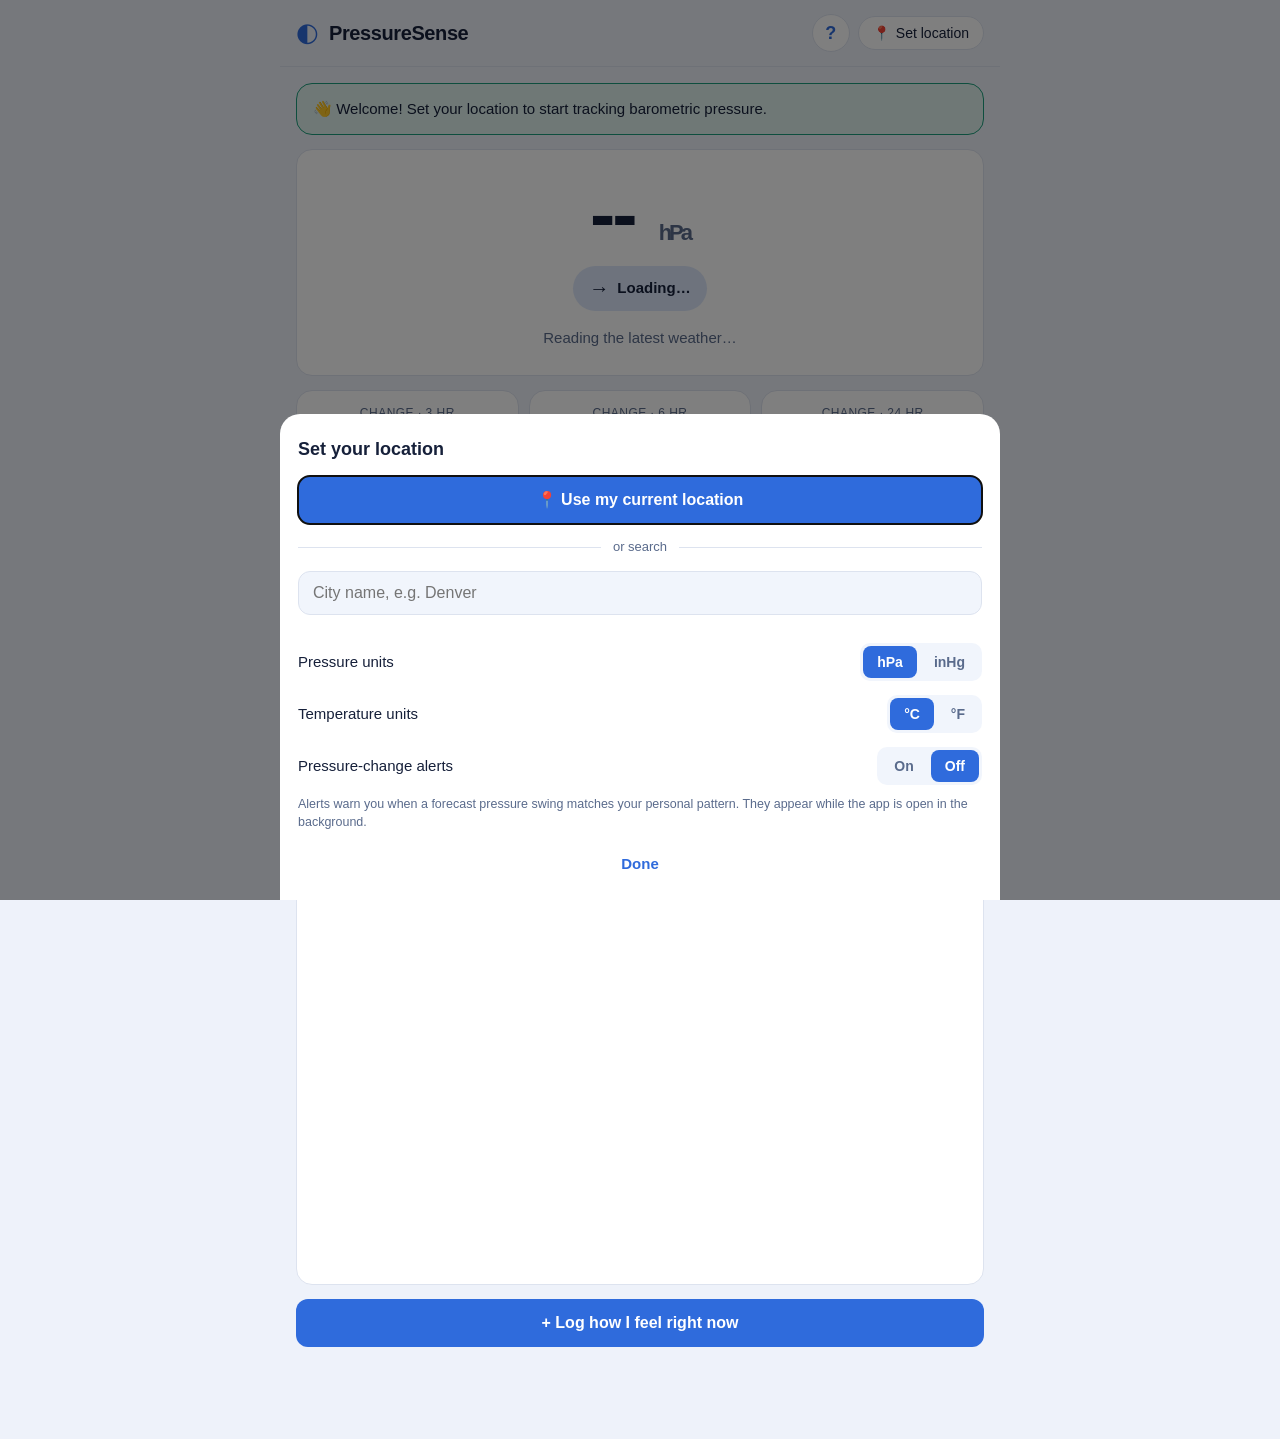
<file: index.html>
<!DOCTYPE html>
<html lang="en">
<head>
  <meta charset="UTF-8" />
  <meta name="viewport" content="width=device-width, initial-scale=1, viewport-fit=cover" />
  <meta name="theme-color" content="#1a2a4f" />
  <meta name="description" content="Track barometric pressure and weather to understand your vestibular, vertigo, and migraine symptoms." />
  <title>PressureSense — Weather &amp; Wellness</title>
  <link rel="manifest" href="manifest.webmanifest" />
  <link rel="icon" href="icons/icon.svg" type="image/svg+xml" />
  <link rel="apple-touch-icon" href="icons/icon-180.png" />
  <link rel="stylesheet" href="css/styles.css" />
</head>
<body>
  <a class="skip-link" href="#main">Skip to content</a>

  <header class="app-header">
    <div class="brand">
      <span class="brand-mark" aria-hidden="true">◐</span>
      <h1>PressureSense</h1>
    </div>
    <div class="header-actions">
      <a id="helpBtn" class="icon-btn" href="docs/PressureSense-Guide.html" target="_blank" rel="noopener"
         aria-label="How to use this app — opens the beginner's guide" title="How to use this app">?</a>
      <button id="locationBtn" class="location-btn" type="button" aria-label="Change location">
        <span class="location-icon" aria-hidden="true">📍</span>
        <span id="locationLabel">Set location</span>
      </button>
    </div>
  </header>

  <main id="main" tabindex="-1">
    <!-- NOW -->
    <section id="view-now" class="view" aria-label="Current conditions">
      <div id="alertBanner" class="alert-banner" hidden></div>

      <div class="card hero-card">
        <div class="hero-pressure">
          <div class="pressure-value">
            <span id="pressureNow">--</span>
            <span id="pressureUnit" class="unit">hPa</span>
          </div>
          <div id="pressureTrend" class="pressure-trend">
            <span id="trendArrow" class="trend-arrow" aria-hidden="true">→</span>
            <span id="trendText">Loading…</span>
          </div>
        </div>
        <p id="pressureMeaning" class="pressure-meaning">Reading the latest weather…</p>
      </div>

      <div class="stat-grid">
        <div class="card stat">
          <span class="stat-label">Change · 3 hr</span>
          <span id="change3h" class="stat-value">--</span>
        </div>
        <div class="card stat">
          <span class="stat-label">Change · 6 hr</span>
          <span id="change6h" class="stat-value">--</span>
        </div>
        <div class="card stat">
          <span class="stat-label">Change · 24 hr</span>
          <span id="change24h" class="stat-value">--</span>
        </div>
      </div>

      <div class="stat-grid">
        <div class="card stat">
          <span class="stat-label">Temperature</span>
          <span id="temp" class="stat-value">--</span>
        </div>
        <div class="card stat">
          <span class="stat-label">Humidity</span>
          <span id="humidity" class="stat-value">--</span>
        </div>
        <div class="card stat">
          <span class="stat-label">Conditions</span>
          <span id="conditions" class="stat-value sm">--</span>
        </div>
      </div>

      <div class="card aqi-card">
        <div class="aqi-head">
          <span class="card-title">Air quality</span>
          <span id="aqiValue" class="aqi-value">--</span>
        </div>
        <div class="aqi-meter"><span id="aqiBar" class="aqi-bar"></span></div>
        <div id="aqiLabel" class="aqi-label">Loading air quality…</div>
        <p id="aqiNote" class="aqi-note muted"></p>
        <div id="aqiPollutants" class="aqi-pollutants"></div>
      </div>

      <div class="card">
        <h2 class="card-title">What this could mean for you</h2>
        <p class="card-sub">Based on your current and forecasted conditions. General guidance, not medical advice.</p>
        <div class="outlook js-outlook"></div>
        <div class="symptom-watch js-symptom-watch"></div>
      </div>

      <div class="card">
        <h2 class="card-title">Pressure · last 24 hours</h2>
        <div class="chart-box"><canvas id="chartNow" class="chart" aria-label="Chart of barometric pressure over the last 24 hours"></canvas></div>
      </div>

      <button id="logNowBtn" class="primary-btn full" type="button">+ Log how I feel right now</button>
    </section>

    <!-- FORECAST -->
    <section id="view-forecast" class="view" aria-label="Pressure forecast" hidden>
      <div class="card">
        <h2 class="card-title">What this could mean for you</h2>
        <p class="card-sub">A detailed read of your current and forecasted conditions. General guidance, not medical advice.</p>
        <div class="outlook js-outlook"></div>
        <div class="symptom-watch js-symptom-watch"></div>
      </div>

      <div class="card">
        <h2 class="card-title">Pressure · next 48 hours</h2>
        <p class="card-sub">Watch for steep climbs or drops — rapid changes are the usual trigger.</p>
        <div class="chart-box"><canvas id="chartForecast" class="chart" aria-label="Chart of forecast barometric pressure"></canvas></div>
      </div>

      <div class="card">
        <h2 class="card-title">Hour-by-hour outlook</h2>
        <p class="card-sub">The next 48 hours in ~6-hour blocks, with how much the pressure changes across each.</p>
        <div id="forecastList" class="forecast-list"></div>
      </div>
    </section>

    <!-- LOG (landing) -->
    <section id="view-log" class="view" aria-label="Symptom log" hidden>
      <div class="card checkin-card">
        <h2 class="card-title">Today's check-in</h2>
        <p class="card-sub">A quick guided log — takes about 20 seconds. Here's what we'll ask:</p>
        <ol class="preview-list">
          <li><span class="pv-num">1</span> How are you feeling overall?</li>
          <li><span class="pv-num">2</span> Which symptoms, if any?</li>
          <li><span class="pv-num">3</span> What did you eat or drink?</li>
          <li><span class="pv-num">4</span> Environment &amp; stress factors</li>
          <li><span class="pv-num">5</span> When, where &amp; any notes</li>
        </ol>
        <div id="logSnapshot" class="log-snapshot">Reading current conditions…</div>
        <button id="startLogBtn" class="primary-btn full" type="button">Continue to fill out today's log →</button>
        <button id="quickGoodBtn" class="ghost-btn full" type="button">Or just log: feeling good ✓</button>
      </div>

      <div class="card">
        <div class="card-title-row">
          <h2 class="card-title">Your log</h2>
          <button id="exportBtn" class="text-btn" type="button">Export CSV</button>
        </div>
        <div id="logStats" class="log-stats"></div>
        <ul id="logList" class="log-list"></ul>
      </div>

      <div id="trashCard" class="card" hidden>
        <div class="card-title-row">
          <h2 class="card-title">Recently deleted</h2>
          <span class="muted trash-note">kept 30 days</span>
        </div>
        <ul id="trashList" class="log-list"></ul>
      </div>
    </section>

    <!-- TRENDS -->
    <section id="view-trends" class="view" aria-label="Trends" hidden>
      <div class="card">
        <h2 class="card-title">Your log over time</h2>
        <p class="card-sub">Every entry's severity (dots, taller = worse) with the pressure recorded at each (line). Spans your whole history.</p>
        <div class="chart-box"><canvas id="chartTrends" class="chart" aria-label="Timeline of logged symptom severity and recorded barometric pressure"></canvas></div>
      </div>
      <div id="insightCard" class="card insight"></div>
      <button id="downloadReportBtn" class="primary-btn full" type="button">⬇ Download full report (PDF)</button>
      <p class="report-hint muted">A detailed summary plus every logged entry with its weather — handy to share with a clinician.</p>
    </section>
  </main>

  <nav class="tabbar" aria-label="Main navigation">
    <button class="tab active" data-view="now" type="button"><span class="tab-icon" aria-hidden="true">◐</span>Now</button>
    <button class="tab" data-view="forecast" type="button"><span class="tab-icon" aria-hidden="true">📈</span>Forecast</button>
    <button class="tab" data-view="log" type="button"><span class="tab-icon" aria-hidden="true">📝</span>Log</button>
    <button class="tab" data-view="trends" type="button"><span class="tab-icon" aria-hidden="true">📊</span>Trends</button>
  </nav>

  <!-- Log check-in wizard (full-screen, step by step) -->
  <div id="logWizard" class="wizard" hidden aria-label="New log check-in" role="dialog" aria-modal="true">
    <header class="wizard-head">
      <div class="wizard-head-top">
        <button id="wizClose" class="wiz-x" type="button" aria-label="Close">✕</button>
        <span id="wizTitle" class="wiz-title">New check-in</span>
        <span id="wizStepLabel" class="wiz-step-label">1 / 3</span>
      </div>
      <div class="wizard-progress"><span id="wizBar" class="wizard-bar"></span></div>
    </header>

    <div class="wizard-body">
      <!-- Step 1: severity -->
      <section class="wiz-step" data-step="0">
        <h2 class="wiz-q">How are you feeling overall?</h2>
        <p class="wiz-hint">Pick the closest match.</p>
        <div id="wizSeverity" class="sev-options" role="radiogroup" aria-label="Severity"></div>
      </section>

      <!-- Step 2: symptoms -->
      <section class="wiz-step" data-step="1" hidden>
        <h2 class="wiz-q">Which symptoms, if any?</h2>
        <p class="wiz-hint">Tap all that apply — leave blank if none.</p>
        <div id="wizSymptoms" class="checklist"></div>
      </section>

      <!-- Step 3: diet -->
      <section class="wiz-step" data-step="2" hidden>
        <h2 class="wiz-q">What did you eat or drink?</h2>
        <p class="wiz-hint">Some foods — especially high-histamine ones and allergens — can flare symptoms. Tap any you had; add specifics below.</p>
        <div id="wizFoods" class="checklist"></div>
        <label class="field-label" for="wizDietNote">Specific foods or drinks <span class="muted">(optional)</span></label>
        <textarea id="wizDietNote" rows="2" placeholder="e.g. aged cheddar, red wine, leftover curry"></textarea>
      </section>

      <!-- Step 4: environment + stress -->
      <section class="wiz-step" data-step="3" hidden>
        <h2 class="wiz-q">Environment &amp; stress</h2>
        <p class="wiz-hint">Allergens, air quality, and strain can all set off symptoms. Tap any that applied.</p>
        <div class="wiz-group-label">Airborne &amp; environmental</div>
        <div id="wizEnv" class="checklist"></div>
        <div class="wiz-group-label">Stress &amp; strain</div>
        <div id="wizStress" class="checklist"></div>
      </section>

      <!-- Step 5: when + where + notes + review -->
      <section class="wiz-step" data-step="4" hidden>
        <h2 class="wiz-q">When and where?</h2>
        <p class="wiz-hint">Defaults to now and your saved location — change either to log an earlier day or a different place.</p>

        <label class="field-label">Location</label>
        <button id="wizLocBtn" class="wiz-loc" type="button">
          <span id="wizLocName">—</span><span class="wiz-loc-edit">Change ▾</span>
        </button>
        <div id="wizLocSearch" class="wiz-loc-search" hidden>
          <input id="wizCitySearch" type="search" placeholder="Search a city…" autocomplete="off" />
          <ul id="wizCityResults" class="city-results"></ul>
          <button id="wizUseSaved" class="text-btn" type="button">Use my saved location</button>
        </div>

        <label class="field-label" for="wizWhen">Date &amp; time</label>
        <input id="wizWhen" type="datetime-local" class="wiz-when" />

        <label class="field-label" for="wizNote">Anything worth noting? <span class="muted">(optional)</span></label>
        <textarea id="wizNote" rows="3" placeholder="e.g. dizzy after lunch, took medication at 2pm"></textarea>

        <div class="wiz-review">
          <div class="wiz-review-title">Conditions that will be saved with this entry:</div>
          <div id="wizSnapshot" class="log-snapshot"></div>
        </div>
      </section>
    </div>

    <footer class="wizard-foot">
      <button id="wizBack" class="ghost-btn" type="button">Back</button>
      <button id="wizNext" class="primary-btn grow" type="button">Next</button>
    </footer>
  </div>

  <!-- Confirmation dialog (delete, etc.) -->
  <dialog id="confirmDialog" class="dialog confirm-dialog">
    <div class="dialog-body">
      <h2 id="confirmTitle">Are you sure?</h2>
      <p id="confirmBody" class="muted"></p>
      <div class="confirm-actions">
        <button id="confirmCancel" class="ghost-btn grow" type="button">Cancel</button>
        <button id="confirmOk" class="primary-btn grow danger" type="button">Delete</button>
      </div>
    </div>
  </dialog>

  <!-- Location dialog -->
  <dialog id="locationDialog" class="dialog">
    <form method="dialog" class="dialog-body">
      <h2>Set your location</h2>
      <button id="useGpsBtn" class="primary-btn full" type="button">📍 Use my current location</button>
      <div class="divider"><span>or search</span></div>
      <input id="citySearch" type="search" placeholder="City name, e.g. Denver" autocomplete="off" />
      <ul id="cityResults" class="city-results"></ul>

      <div class="settings-row">
        <span>Pressure units</span>
        <div class="seg" role="group" aria-label="Pressure units">
          <button type="button" class="seg-btn" data-unit="hPa">hPa</button>
          <button type="button" class="seg-btn" data-unit="inHg">inHg</button>
        </div>
      </div>
      <div class="settings-row">
        <span>Temperature units</span>
        <div class="seg" role="group" aria-label="Temperature units">
          <button type="button" class="seg-btn" data-tunit="C">°C</button>
          <button type="button" class="seg-btn" data-tunit="F">°F</button>
        </div>
      </div>
      <div class="settings-row">
        <span>Pressure-change alerts</span>
        <div class="seg" role="group" aria-label="Pressure-change alerts">
          <button type="button" class="seg-btn" data-notify="on">On</button>
          <button type="button" class="seg-btn" data-notify="off">Off</button>
        </div>
      </div>
      <p class="settings-note muted">Alerts warn you when a forecast pressure swing matches your personal pattern. They appear while the app is open in the background.</p>

      <button class="text-btn close-btn" value="close" type="submit">Done</button>
    </form>
  </dialog>

  <div id="toast" class="toast" role="status" aria-live="polite" hidden></div>

  <script src="js/config.js"></script>
  <script src="js/storage.js"></script>
  <script src="js/weather.js"></script>
  <script src="js/charts.js"></script>
  <script src="js/report.js"></script>
  <script src="js/app.js"></script>
</body>
</html>
</file>
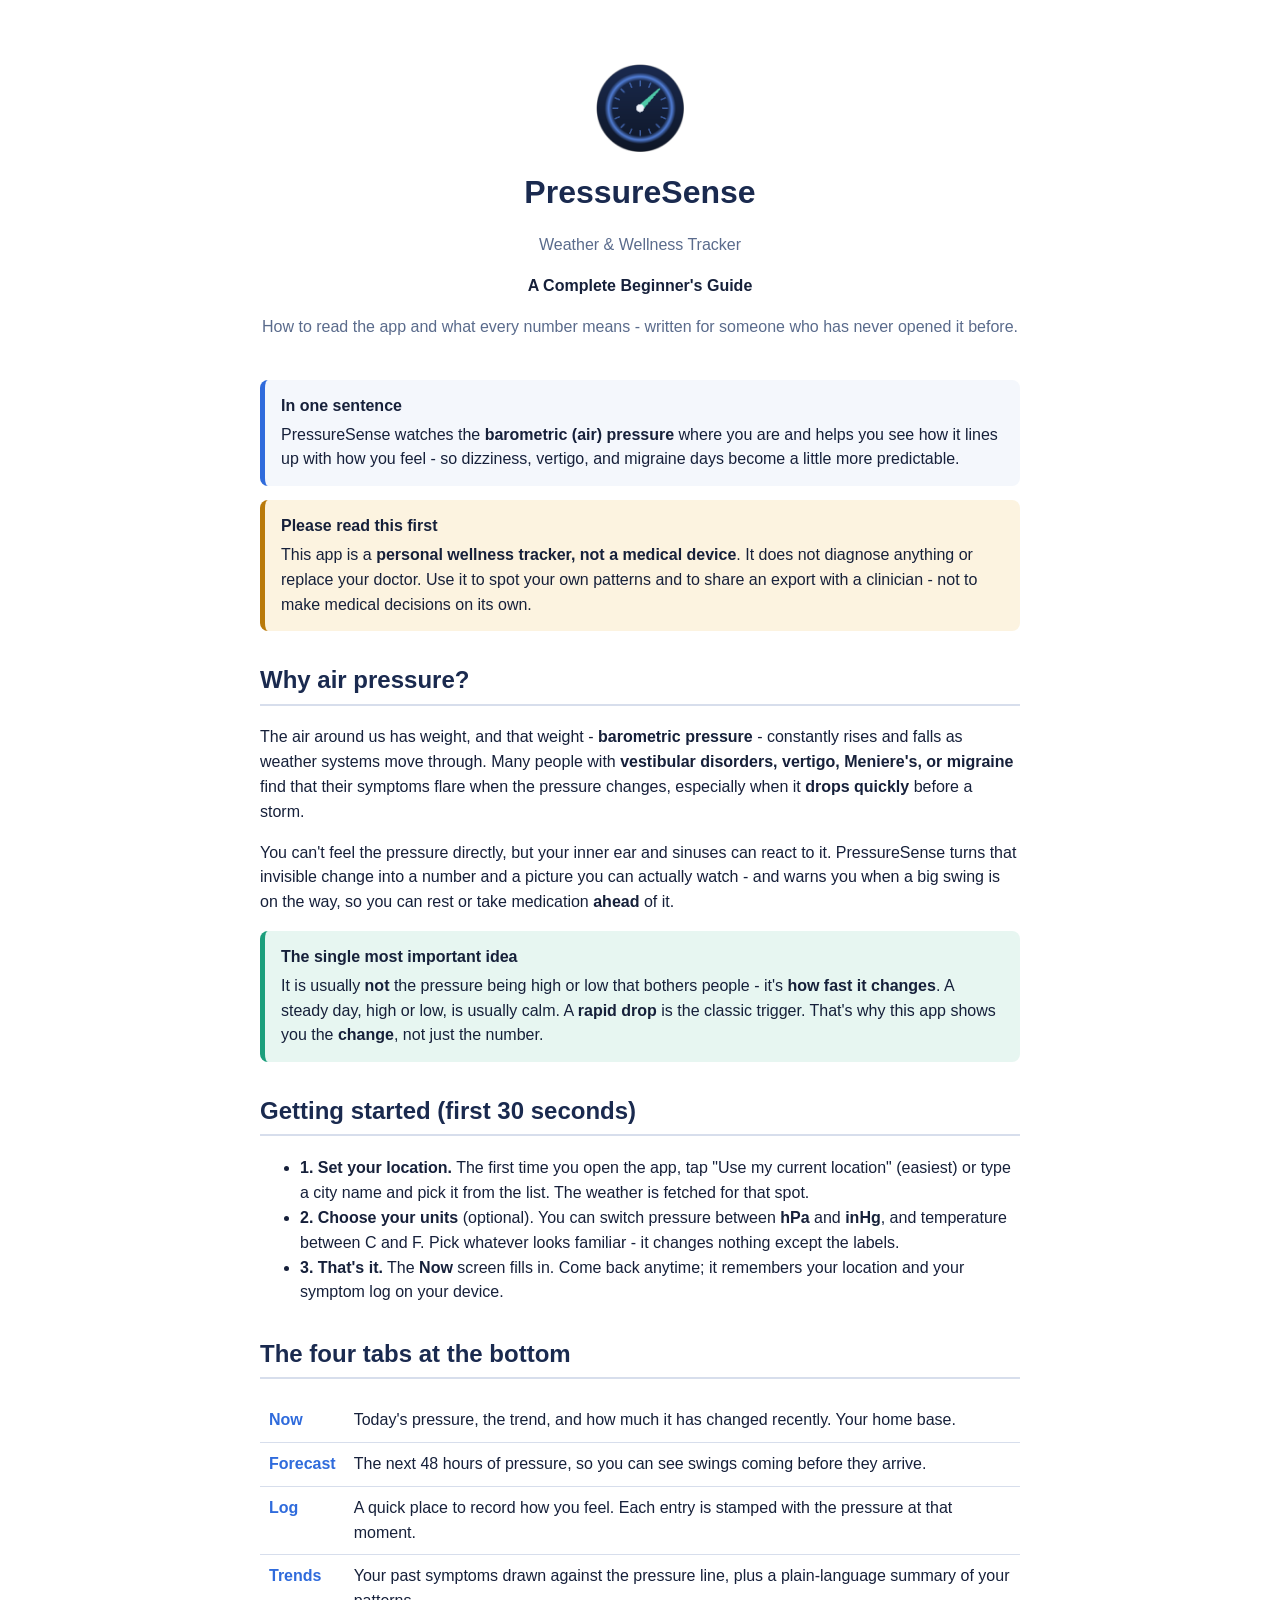
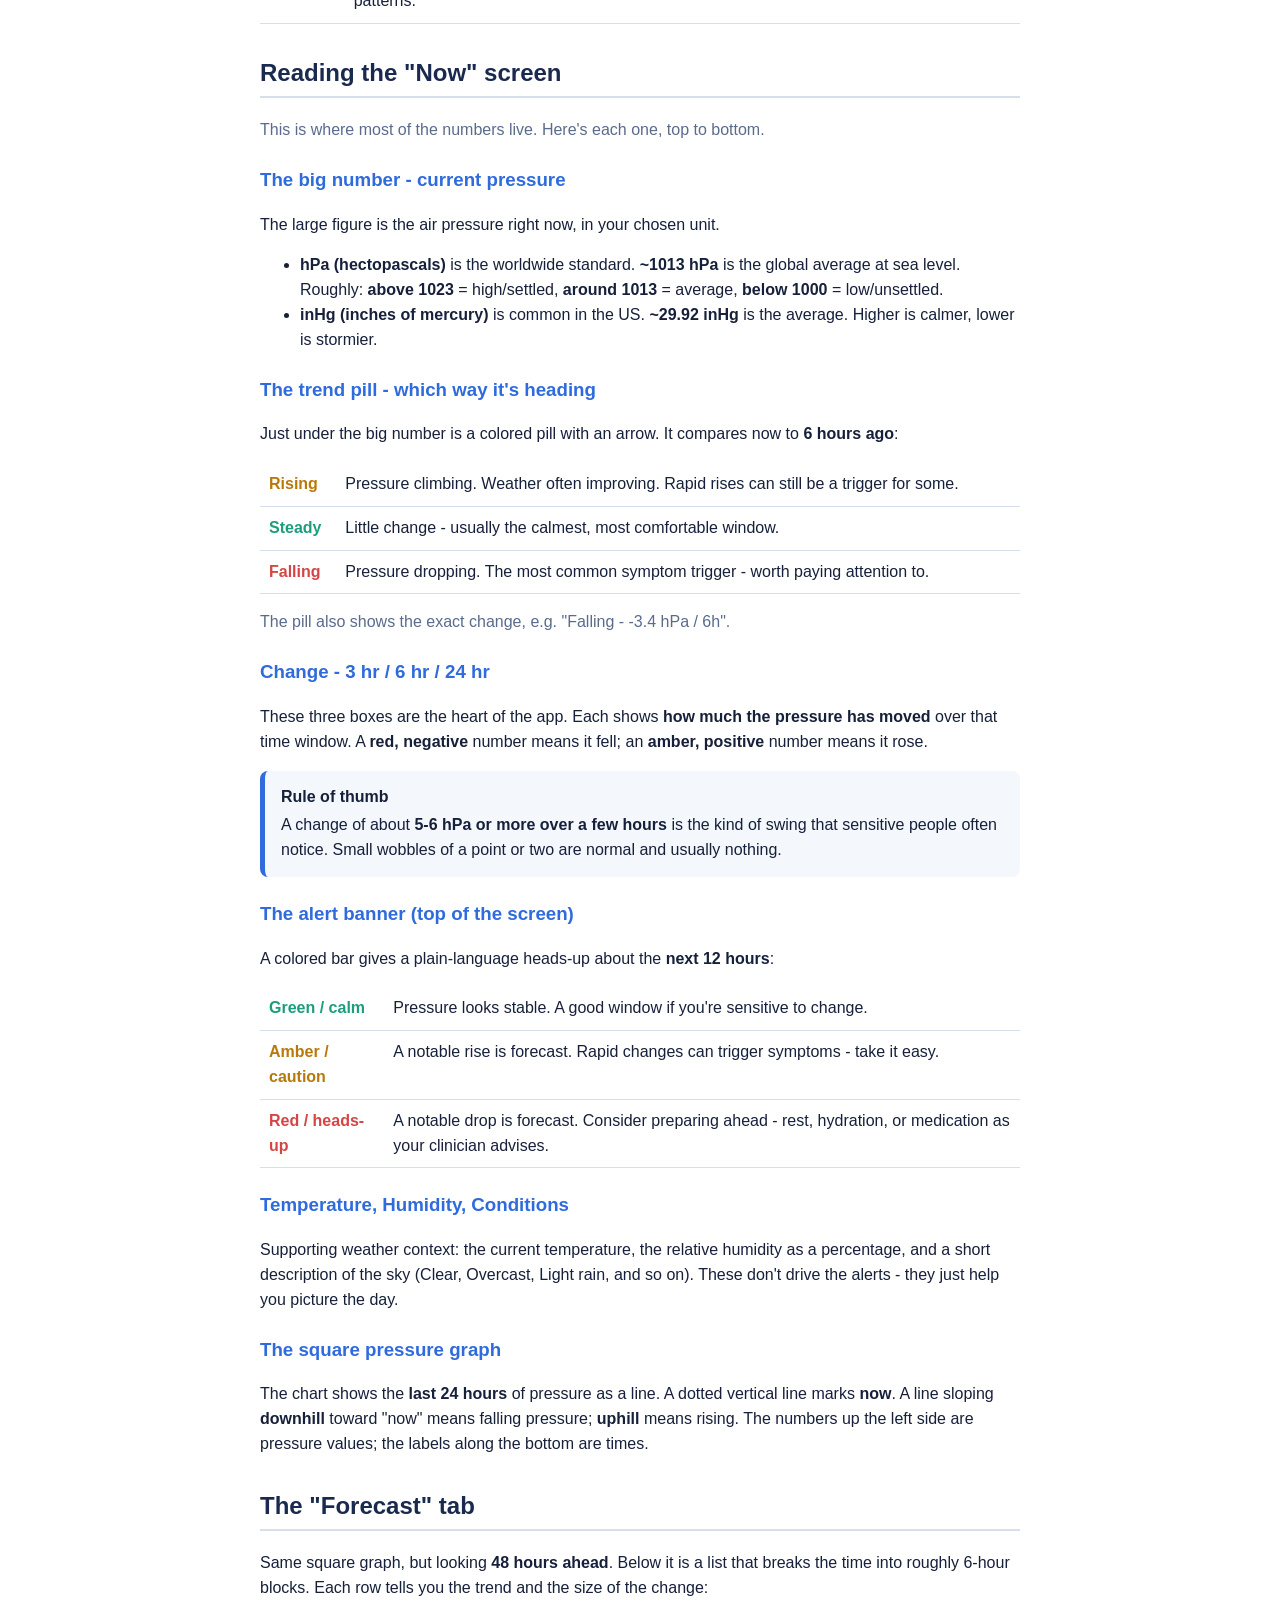
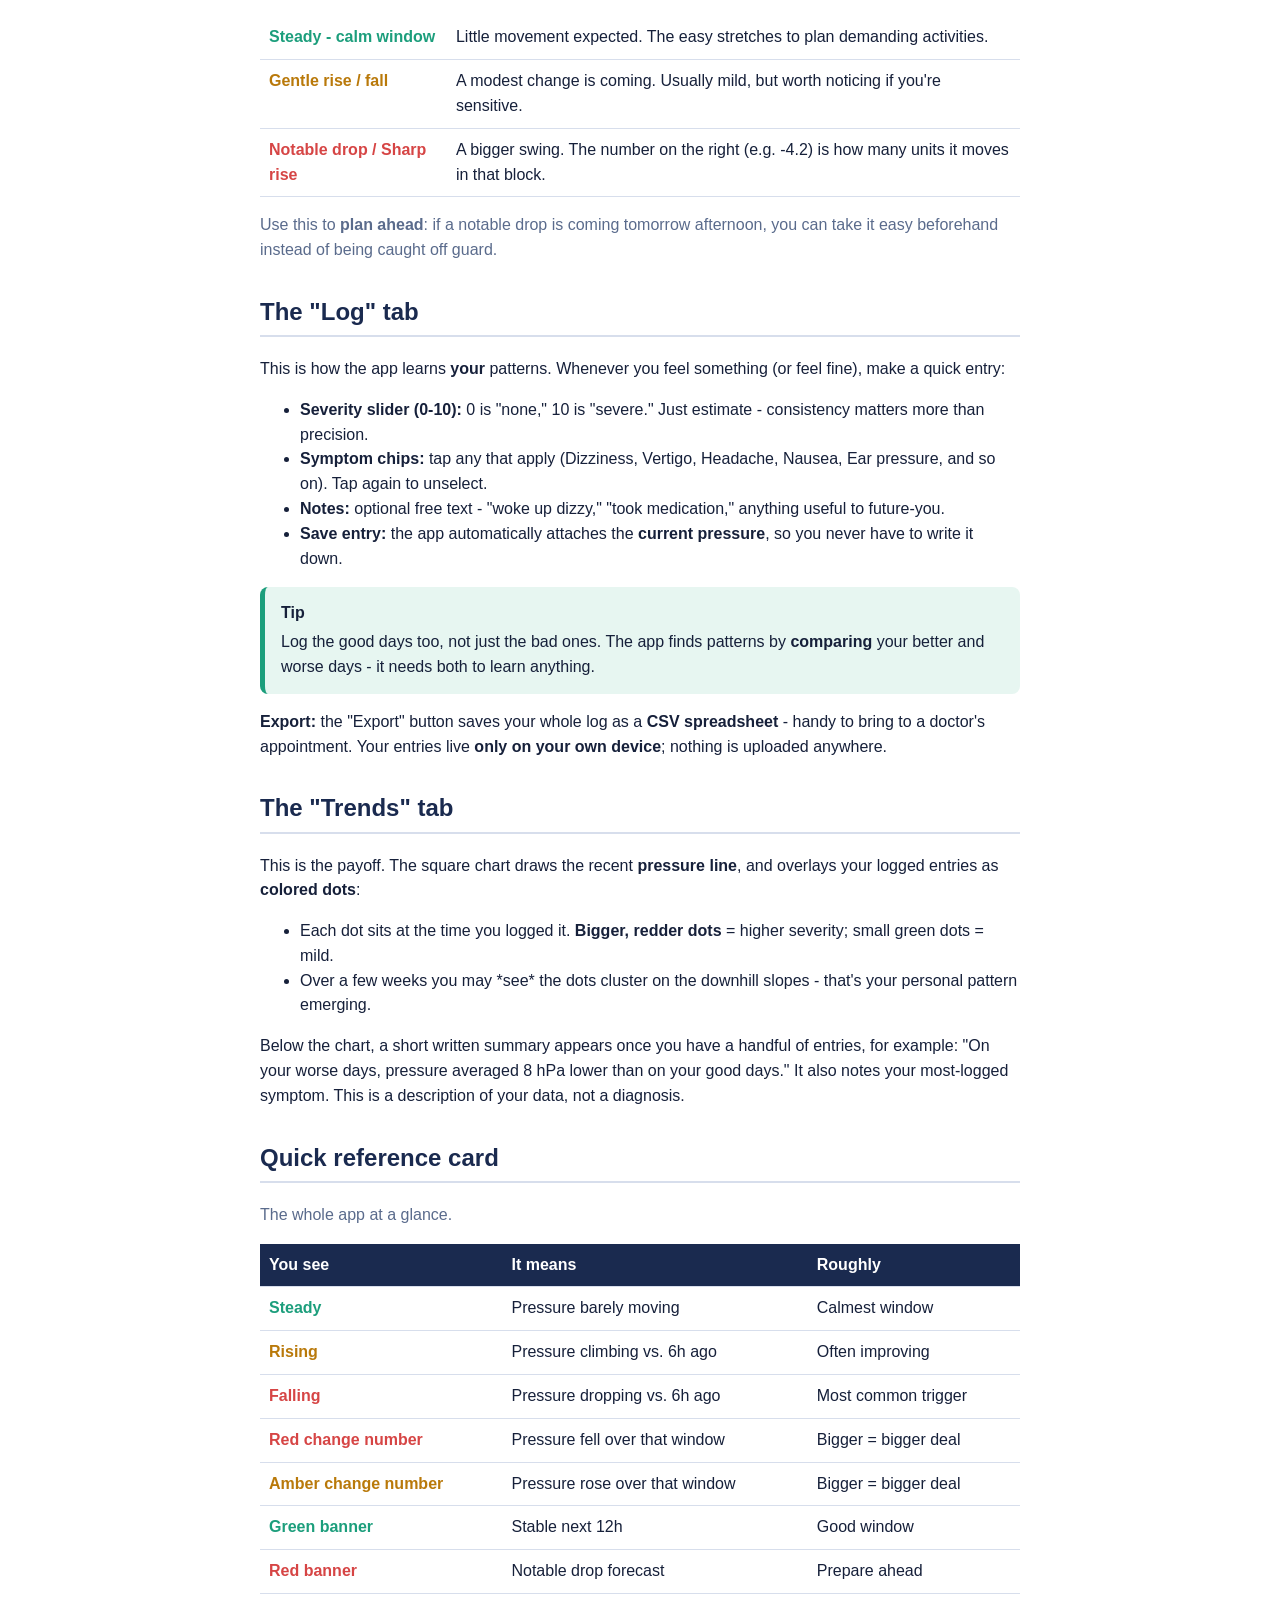
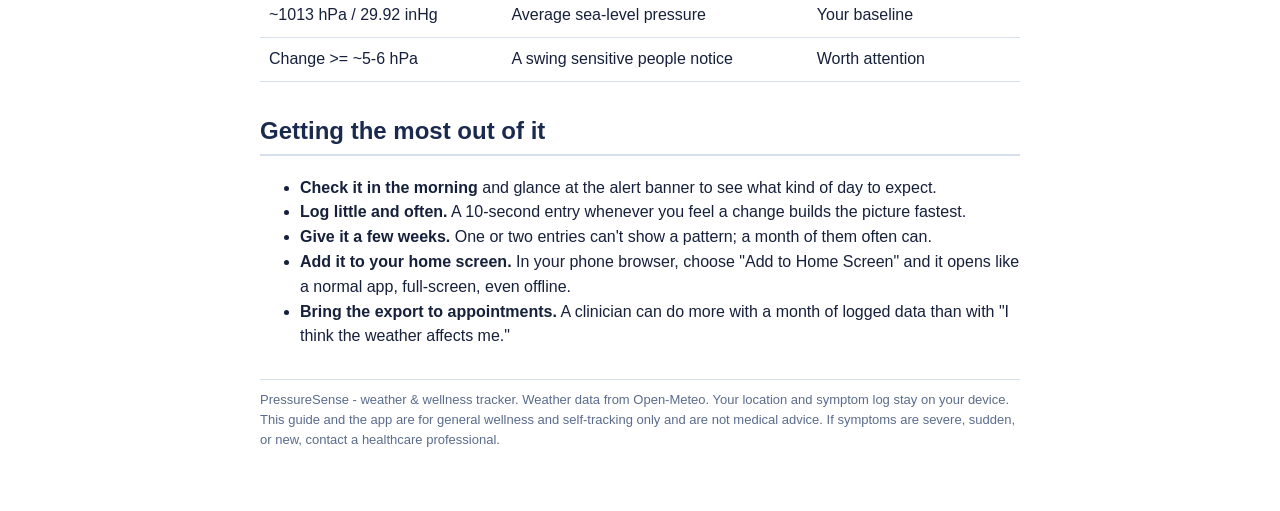
<file: docs/PressureSense-Guide.html>
<!DOCTYPE html><html lang="en"><head><meta charset="utf-8"/>
<meta name="viewport" content="width=device-width, initial-scale=1"/>
<title>PressureSense - Beginner's Guide</title><style>
body{font-family:-apple-system,BlinkMacSystemFont,'Segoe UI',Roboto,Arial,sans-serif;color:rgb(22,32,58);max-width:760px;margin:0 auto;padding:24px 18px 60px;line-height:1.55;}
h2{color:rgb(26,42,79);border-bottom:2px solid rgb(215,222,236);padding-bottom:5px;margin-top:30px;}
h3{color:rgb(47,107,220);margin-top:22px;}
.cover{text-align:center;padding:40px 0 10px;}.cover img{width:88px;height:88px;}
.cover h1{color:rgb(26,42,79);margin:8px 0 0;font-size:32px;}
.dim{color:rgb(90,107,140);}
.box{border-radius:8px;padding:14px 16px;margin:14px 0;border-left:5px solid;}
.box b{color:inherit;}
table{width:100%;border-collapse:collapse;margin:14px 0;}
td,th{border-bottom:1px solid rgb(215,222,236);padding:9px;text-align:left;vertical-align:top;}
th{background:rgb(26,42,79);color:#fff;}
.footer{margin-top:30px;border-top:1px solid rgb(215,222,236);padding-top:10px;color:rgb(90,107,140);font-size:13px;}
</style></head><body><div class="cover"><img src="[data-uri]" alt="icon"/>
        <h1>PressureSense</h1><p class="dim">Weather &amp; Wellness Tracker</p>
        <p><b>A Complete Beginner's Guide</b></p>
        <p class="dim">How to read the app and what every number means - written for someone who has never opened it before.</p></div><div class="box" style="background:rgb(244,247,252);border-left-color:rgb(47,107,220);">
        <p style="margin:0 0 4px;"><b>In one sentence</b></p><p style="margin:0;">PressureSense watches the <b>barometric (air) pressure</b> where you are and helps you see how it lines up with how you feel - so dizziness, vertigo, and migraine days become a little more predictable.</p></div><div class="box" style="background:rgb(252,243,224);border-left-color:rgb(185,121,10);">
        <p style="margin:0 0 4px;"><b>Please read this first</b></p><p style="margin:0;">This app is a <b>personal wellness tracker, not a medical device</b>. It does not diagnose anything or replace your doctor. Use it to spot your own patterns and to share an export with a clinician - not to make medical decisions on its own.</p></div><h2>Why air pressure?</h2><p class="">The air around us has weight, and that weight - <b>barometric pressure</b> - constantly rises and falls as weather systems move through. Many people with <b>vestibular disorders, vertigo, Meniere's, or migraine</b> find that their symptoms flare when the pressure changes, especially when it <b>drops quickly</b> before a storm.</p><p class="">You can't feel the pressure directly, but your inner ear and sinuses can react to it. PressureSense turns that invisible change into a number and a picture you can actually watch - and warns you when a big swing is on the way, so you can rest or take medication <b>ahead</b> of it.</p><div class="box" style="background:rgb(231,246,241);border-left-color:rgb(28,158,124);">
        <p style="margin:0 0 4px;"><b>The single most important idea</b></p><p style="margin:0;">It is usually <b>not</b> the pressure being high or low that bothers people - it's <b>how fast it changes</b>. A steady day, high or low, is usually calm. A <b>rapid drop</b> is the classic trigger. That's why this app shows you the <b>change</b>, not just the number.</p></div><h2>Getting started (first 30 seconds)</h2><ul><li><b>1. Set your location.</b> The first time you open the app, tap "Use my current location" (easiest) or type a city name and pick it from the list. The weather is fetched for that spot.</li><li><b>2. Choose your units</b> (optional). You can switch pressure between <b>hPa</b> and <b>inHg</b>, and temperature between C and F. Pick whatever looks familiar - it changes nothing except the labels.</li><li><b>3. That's it.</b> The <b>Now</b> screen fills in. Come back anytime; it remembers your location and your symptom log on your device.</li></ul><h2>The four tabs at the bottom</h2><table><tr><td style="color:rgb(47,107,220);font-weight:bold;">Now</td><td style="">Today's pressure, the trend, and how much it has changed recently. Your home base.</td></tr><tr><td style="color:rgb(47,107,220);font-weight:bold;">Forecast</td><td style="">The next 48 hours of pressure, so you can see swings coming before they arrive.</td></tr><tr><td style="color:rgb(47,107,220);font-weight:bold;">Log</td><td style="">A quick place to record how you feel. Each entry is stamped with the pressure at that moment.</td></tr><tr><td style="color:rgb(47,107,220);font-weight:bold;">Trends</td><td style="">Your past symptoms drawn against the pressure line, plus a plain-language summary of your patterns.</td></tr></table><h2>Reading the "Now" screen</h2><p class="dim">This is where most of the numbers live. Here's each one, top to bottom.</p><h3>The big number - current pressure</h3><p class="">The large figure is the air pressure right now, in your chosen unit.</p><ul><li><b>hPa (hectopascals)</b> is the worldwide standard. <b>~1013 hPa</b> is the global average at sea level. Roughly: <b>above 1023</b> = high/settled, <b>around 1013</b> = average, <b>below 1000</b> = low/unsettled.</li><li><b>inHg (inches of mercury)</b> is common in the US. <b>~29.92 inHg</b> is the average. Higher is calmer, lower is stormier.</li></ul><h3>The trend pill - which way it's heading</h3><p class="">Just under the big number is a colored pill with an arrow. It compares now to <b>6 hours ago</b>:</p><table><tr><td style="color:rgb(185,121,10);font-weight:bold;">Rising</td><td style="">Pressure climbing. Weather often improving. Rapid rises can still be a trigger for some.</td></tr><tr><td style="color:rgb(28,158,124);font-weight:bold;">Steady</td><td style="">Little change - usually the calmest, most comfortable window.</td></tr><tr><td style="color:rgb(214,69,69);font-weight:bold;">Falling</td><td style="">Pressure dropping. The most common symptom trigger - worth paying attention to.</td></tr></table><p class="dim">The pill also shows the exact change, e.g. "Falling - -3.4 hPa / 6h".</p><h3>Change - 3 hr / 6 hr / 24 hr</h3><p class="">These three boxes are the heart of the app. Each shows <b>how much the pressure has moved</b> over that time window. A <b>red, negative</b> number means it fell; an <b>amber, positive</b> number means it rose.</p><div class="box" style="background:rgb(244,247,252);border-left-color:rgb(47,107,220);">
        <p style="margin:0 0 4px;"><b>Rule of thumb</b></p><p style="margin:0;">A change of about <b>5-6 hPa or more over a few hours</b> is the kind of swing that sensitive people often notice. Small wobbles of a point or two are normal and usually nothing.</p></div><h3>The alert banner (top of the screen)</h3><p class="">A colored bar gives a plain-language heads-up about the <b>next 12 hours</b>:</p><table><tr><td style="color:rgb(28,158,124);font-weight:bold;">Green / calm</td><td style="">Pressure looks stable. A good window if you're sensitive to change.</td></tr><tr><td style="color:rgb(185,121,10);font-weight:bold;">Amber / caution</td><td style="">A notable rise is forecast. Rapid changes can trigger symptoms - take it easy.</td></tr><tr><td style="color:rgb(214,69,69);font-weight:bold;">Red / heads-up</td><td style="">A notable drop is forecast. Consider preparing ahead - rest, hydration, or medication as your clinician advises.</td></tr></table><h3>Temperature, Humidity, Conditions</h3><p class="">Supporting weather context: the current temperature, the relative humidity as a percentage, and a short description of the sky (Clear, Overcast, Light rain, and so on). These don't drive the alerts - they just help you picture the day.</p><h3>The square pressure graph</h3><p class="">The chart shows the <b>last 24 hours</b> of pressure as a line. A dotted vertical line marks <b>now</b>. A line sloping <b>downhill</b> toward "now" means falling pressure; <b>uphill</b> means rising. The numbers up the left side are pressure values; the labels along the bottom are times.</p><h2>The "Forecast" tab</h2><p class="">Same square graph, but looking <b>48 hours ahead</b>. Below it is a list that breaks the time into roughly 6-hour blocks. Each row tells you the trend and the size of the change:</p><table><tr><td style="color:rgb(28,158,124);font-weight:bold;">Steady - calm window</td><td style="">Little movement expected. The easy stretches to plan demanding activities.</td></tr><tr><td style="color:rgb(185,121,10);font-weight:bold;">Gentle rise / fall</td><td style="">A modest change is coming. Usually mild, but worth noticing if you're sensitive.</td></tr><tr><td style="color:rgb(214,69,69);font-weight:bold;">Notable drop / Sharp rise</td><td style="">A bigger swing. The number on the right (e.g. -4.2) is how many units it moves in that block.</td></tr></table><p class="dim">Use this to <b>plan ahead</b>: if a notable drop is coming tomorrow afternoon, you can take it easy beforehand instead of being caught off guard.</p><h2>The "Log" tab</h2><p class="">This is how the app learns <b>your</b> patterns. Whenever you feel something (or feel fine), make a quick entry:</p><ul><li><b>Severity slider (0-10):</b> 0 is "none," 10 is "severe." Just estimate - consistency matters more than precision.</li><li><b>Symptom chips:</b> tap any that apply (Dizziness, Vertigo, Headache, Nausea, Ear pressure, and so on). Tap again to unselect.</li><li><b>Notes:</b> optional free text - "woke up dizzy," "took medication," anything useful to future-you.</li><li><b>Save entry:</b> the app automatically attaches the <b>current pressure</b>, so you never have to write it down.</li></ul><div class="box" style="background:rgb(231,246,241);border-left-color:rgb(28,158,124);">
        <p style="margin:0 0 4px;"><b>Tip</b></p><p style="margin:0;">Log the good days too, not just the bad ones. The app finds patterns by <b>comparing</b> your better and worse days - it needs both to learn anything.</p></div><p class=""><b>Export:</b> the "Export" button saves your whole log as a <b>CSV spreadsheet</b> - handy to bring to a doctor's appointment. Your entries live <b>only on your own device</b>; nothing is uploaded anywhere.</p><h2>The "Trends" tab</h2><p class="">This is the payoff. The square chart draws the recent <b>pressure line</b>, and overlays your logged entries as <b>colored dots</b>:</p><ul><li>Each dot sits at the time you logged it. <b>Bigger, redder dots</b> = higher severity; small green dots = mild.</li><li>Over a few weeks you may *see* the dots cluster on the downhill slopes - that's your personal pattern emerging.</li></ul><p class="">Below the chart, a short written summary appears once you have a handful of entries, for example: "On your worse days, pressure averaged 8 hPa lower than on your good days." It also notes your most-logged symptom. This is a description of your data, not a diagnosis.</p><h2>Quick reference card</h2><p class="dim">The whole app at a glance.</p><table><tr><th>You see</th><th>It means</th><th>Roughly</th></tr><tr><td style="color:rgb(28,158,124);font-weight:bold;">Steady</td><td style="">Pressure barely moving</td><td style="">Calmest window</td></tr><tr><td style="color:rgb(185,121,10);font-weight:bold;">Rising</td><td style="">Pressure climbing vs. 6h ago</td><td style="">Often improving</td></tr><tr><td style="color:rgb(214,69,69);font-weight:bold;">Falling</td><td style="">Pressure dropping vs. 6h ago</td><td style="">Most common trigger</td></tr><tr><td style="color:rgb(214,69,69);font-weight:bold;">Red change number</td><td style="">Pressure fell over that window</td><td style="">Bigger = bigger deal</td></tr><tr><td style="color:rgb(185,121,10);font-weight:bold;">Amber change number</td><td style="">Pressure rose over that window</td><td style="">Bigger = bigger deal</td></tr><tr><td style="color:rgb(28,158,124);font-weight:bold;">Green banner</td><td style="">Stable next 12h</td><td style="">Good window</td></tr><tr><td style="color:rgb(214,69,69);font-weight:bold;">Red banner</td><td style="">Notable drop forecast</td><td style="">Prepare ahead</td></tr><tr><td style="">~1013 hPa / 29.92 inHg</td><td style="">Average sea-level pressure</td><td style="">Your baseline</td></tr><tr><td style="">Change &gt;= ~5-6 hPa</td><td style="">A swing sensitive people notice</td><td style="">Worth attention</td></tr></table><h2>Getting the most out of it</h2><ul><li><b>Check it in the morning</b> and glance at the alert banner to see what kind of day to expect.</li><li><b>Log little and often.</b> A 10-second entry whenever you feel a change builds the picture fastest.</li><li><b>Give it a few weeks.</b> One or two entries can't show a pattern; a month of them often can.</li><li><b>Add it to your home screen.</b> In your phone browser, choose "Add to Home Screen" and it opens like a normal app, full-screen, even offline.</li><li><b>Bring the export to appointments.</b> A clinician can do more with a month of logged data than with "I think the weather affects me."</li></ul><div class="footer">PressureSense - weather &amp; wellness tracker. Weather data from Open-Meteo. Your location and symptom log stay on your device. This guide and the app are for general wellness and self-tracking only and are not medical advice. If symptoms are severe, sudden, or new, contact a healthcare professional.</div></body></html>
</file>
<file: css/styles.css>
:root {
  --bg: #0e1626;
  --bg-elev: #18233b;
  --card: #1d2942;
  --card-2: #24324f;
  --text: #eef2fb;
  --text-dim: #9fb0d0;
  --accent: #5b8def;
  --accent-soft: #2a3c63;
  --good: #4ec9a8;
  --warn: #f2b441;
  --bad: #ef6f6f;
  --line: #2c3a5a;
  --radius: 16px;
  --safe-b: env(safe-area-inset-bottom, 0px);
  --tabbar-h: 64px;
}

@media (prefers-color-scheme: light) {
  :root {
    --bg: #eef2fa;
    --bg-elev: #ffffff;
    --card: #ffffff;
    --card-2: #f1f5fc;
    --text: #16203a;
    --text-dim: #5a6b8c;
    --accent: #2f6bdc;
    --accent-soft: #dde8fc;
    --good: #1c9e7c;
    --warn: #c4830a;
    --bad: #d64545;
    --line: #dde3ef;
  }
}

* { box-sizing: border-box; }

html, body {
  margin: 0;
  padding: 0;
  background: var(--bg);
  color: var(--text);
  font-family: -apple-system, BlinkMacSystemFont, "Segoe UI", Roboto, Helvetica, Arial, sans-serif;
  font-size: 17px;
  line-height: 1.45;
  -webkit-font-smoothing: antialiased;
}

body {
  max-width: 720px;
  margin: 0 auto;
  min-height: 100vh;
  padding-bottom: calc(var(--tabbar-h) + var(--safe-b) + 12px);
}

h1, h2 { margin: 0; }

.skip-link {
  position: absolute;
  left: -999px;
}
.skip-link:focus {
  left: 12px; top: 12px; z-index: 100;
  background: var(--accent); color: #fff;
  padding: 10px 14px; border-radius: 10px;
}

/* Header */
.app-header {
  position: sticky;
  top: 0;
  z-index: 20;
  display: flex;
  align-items: center;
  justify-content: space-between;
  gap: 12px;
  padding: 14px 16px calc(14px + env(safe-area-inset-top, 0px));
  padding-top: max(14px, env(safe-area-inset-top, 0px));
  background: color-mix(in srgb, var(--bg) 88%, transparent);
  backdrop-filter: blur(10px);
  border-bottom: 1px solid var(--line);
}
.brand { display: flex; align-items: center; gap: 10px; }
.brand-mark { font-size: 26px; color: var(--accent); }
.brand h1 { font-size: 20px; font-weight: 700; letter-spacing: -0.02em; }

.header-actions { display: flex; align-items: center; gap: 8px; min-width: 0; }
.location-btn {
  display: flex; align-items: center; gap: 6px;
  background: var(--card); color: var(--text);
  border: 1px solid var(--line); border-radius: 999px;
  padding: 8px 14px; font-size: 14px; cursor: pointer;
  max-width: 42vw;
}
.location-btn span:last-child { overflow: hidden; text-overflow: ellipsis; white-space: nowrap; }

.icon-btn {
  flex: none;
  display: inline-flex; align-items: center; justify-content: center;
  width: 38px; height: 38px; border-radius: 999px;
  background: var(--card); color: var(--accent);
  border: 1px solid var(--line);
  font-size: 18px; font-weight: 700; text-decoration: none; cursor: pointer;
}
.icon-btn:active { transform: translateY(1px); }

/* Views */
main { padding: 16px; }
.view { display: flex; flex-direction: column; gap: 14px; }
/* Author `.view { display:flex }` overrides the UA `[hidden]` rule, so hide
   explicitly — this is what makes tab switching actually work. */
.view[hidden] { display: none; }

.card {
  background: var(--card);
  border: 1px solid var(--line);
  border-radius: var(--radius);
  padding: 18px;
}
.card-title { font-size: 16px; font-weight: 600; margin-bottom: 4px; }
.card-title-row { display: flex; align-items: center; justify-content: space-between; }
.card-sub { color: var(--text-dim); font-size: 14px; margin: 4px 0 12px; }

/* Hero */
.hero-card { text-align: center; padding: 26px 18px; }
.pressure-value { font-size: 64px; font-weight: 800; letter-spacing: -0.04em; line-height: 1; }
.pressure-value .unit { font-size: 22px; font-weight: 600; color: var(--text-dim); margin-left: 6px; }
.pressure-trend {
  display: inline-flex; align-items: center; gap: 8px;
  margin-top: 14px; padding: 8px 16px; border-radius: 999px;
  background: var(--accent-soft); font-weight: 600; font-size: 15px;
}
.trend-arrow { font-size: 20px; }
.pressure-meaning { color: var(--text-dim); margin: 16px auto 0; max-width: 34ch; font-size: 15px; }

.trend-up .trend-arrow, .trend-up { color: var(--warn); }
.trend-down .trend-arrow { color: var(--bad); }
.trend-steady .trend-arrow { color: var(--good); }

/* Stat grid */
.stat-grid { display: grid; grid-template-columns: repeat(3, 1fr); gap: 10px; }
.stat { padding: 14px; display: flex; flex-direction: column; gap: 6px; text-align: center; }
.stat-label { font-size: 12px; color: var(--text-dim); text-transform: uppercase; letter-spacing: 0.04em; }
.stat-value { font-size: 22px; font-weight: 700; }
.stat-value.sm { font-size: 15px; font-weight: 600; }
.stat-value.rising { color: var(--warn); }
.stat-value.falling { color: var(--bad); }
.stat-value.steady { color: var(--good); }

/* Alert */
.alert-banner {
  border-radius: var(--radius); padding: 14px 16px; font-size: 15px; font-weight: 500;
  border: 1px solid; display: flex; gap: 10px; align-items: flex-start;
}
.alert-banner.warn { background: color-mix(in srgb, var(--warn) 16%, var(--card)); border-color: var(--warn); }
.alert-banner.bad { background: color-mix(in srgb, var(--bad) 16%, var(--card)); border-color: var(--bad); }
.alert-banner.calm { background: color-mix(in srgb, var(--good) 14%, var(--card)); border-color: var(--good); }

/* Charts — locked to a square frame via the padding-box trick (works on every
   browser, unlike aspect-ratio on <canvas>). The box's height comes only from
   its own width, and the canvas fills it absolutely — so the canvas's internal
   pixel size can never push the layout taller. */
.chart-box {
  position: relative;
  width: 100%;
  max-width: 360px;
  margin: 4px auto 0;
}
.chart-box::before {
  content: "";
  display: block;
  padding-top: 100%;     /* square: height = width */
}
.chart {
  position: absolute;
  inset: 0;
  width: 100%;
  height: 100%;
  touch-action: pan-y;
}

/* Forecast list */
.forecast-list { display: flex; flex-direction: column; gap: 8px; }
.forecast-row {
  display: grid; grid-template-columns: 64px 1fr auto; align-items: center; gap: 12px;
  background: var(--card); border: 1px solid var(--line); border-radius: 12px; padding: 12px 14px;
}
.forecast-row .when { color: var(--text-dim); font-size: 14px; }
.forecast-row .desc { font-size: 14px; }
.forecast-row .delta { font-weight: 700; font-variant-numeric: tabular-nums; }

/* Buttons */
.primary-btn {
  background: var(--accent); color: #fff; border: none; border-radius: 12px;
  padding: 14px 18px; font-size: 16px; font-weight: 600; cursor: pointer;
  min-height: 48px;
}
.primary-btn:active { transform: translateY(1px); }
.primary-btn.full { width: 100%; }
.text-btn { background: none; border: none; color: var(--accent); font-size: 15px; font-weight: 600; cursor: pointer; padding: 6px; }

/* Forms */
.field-label { display: block; font-size: 15px; margin: 4px 0 8px; }
.slider { width: 100%; height: 36px; accent-color: var(--accent); }
.symptom-set { border: none; padding: 0; margin: 16px 0; }
.symptom-set legend { font-size: 15px; padding: 0; margin-bottom: 8px; }
.chips { display: flex; flex-wrap: wrap; gap: 8px; }
.chip {
  background: var(--card-2); border: 1px solid var(--line); color: var(--text);
  border-radius: 999px; padding: 9px 14px; font-size: 14px; cursor: pointer; min-height: 40px;
}
.chip.on { background: var(--accent); border-color: var(--accent); color: #fff; }
textarea, input[type="search"] {
  width: 100%; background: var(--card-2); color: var(--text);
  border: 1px solid var(--line); border-radius: 12px; padding: 12px 14px;
  font-size: 16px; font-family: inherit; resize: vertical;
}
.field-label + textarea { margin-bottom: 16px; }

/* Log list */
.log-list, .city-results { list-style: none; margin: 0; padding: 0; }
.log-item {
  display: flex; gap: 12px; align-items: flex-start;
  padding: 12px 0; border-top: 1px solid var(--line);
}
.log-item:first-child { border-top: none; }
.sev-badge {
  flex: none; width: 38px; height: 38px; border-radius: 10px;
  display: flex; align-items: center; justify-content: center; font-weight: 700; color: #fff;
}
.log-meta { flex: 1; min-width: 0; }
.log-when { font-size: 13px; color: var(--text-dim); }
.log-sym { font-size: 14px; margin-top: 2px; }
.log-note { font-size: 14px; color: var(--text-dim); margin-top: 2px; word-break: break-word; }
.log-press { font-size: 13px; color: var(--text-dim); }
/* Bigger, well-separated action buttons so they're easy to hit */
.log-btns { display: flex; gap: 10px; flex: none; align-items: flex-start; }
.del-btn, .edit-btn, .restore-btn, .purge-btn {
  width: 44px; height: 44px; padding: 0; border-radius: 12px;
  background: var(--card-2); border: 1px solid var(--line);
  color: var(--text-dim); cursor: pointer; font-size: 19px;
  display: flex; align-items: center; justify-content: center;
}
.edit-btn, .restore-btn { color: var(--accent); }
.del-btn:active, .edit-btn:active, .restore-btn:active, .purge-btn:active { transform: translateY(1px); }
.trash-note { font-size: 13px; }
.settings-note { font-size: 12.5px; margin: -4px 0 0; }

/* Confirmation dialog (centered, not a bottom sheet) */
.confirm-dialog {
  inset: 0; margin: auto; width: calc(100% - 36px); max-width: 340px;
  height: max-content; border-radius: 18px;
}
.confirm-dialog .dialog-body { padding: 22px; gap: 8px; }
.confirm-dialog h2 { font-size: 18px; }
.confirm-actions { display: flex; gap: 10px; margin-top: 12px; }
.ghost-btn.grow, .primary-btn.grow { flex: 1; }
.primary-btn.danger { background: var(--bad); }

/* Insight */
.insight { font-size: 15px; line-height: 1.6; }
.insight strong { color: var(--accent); }

/* Tabbar */
.tabbar {
  position: fixed; left: 0; right: 0; bottom: 0; z-index: 30;
  max-width: 720px; margin: 0 auto;
  display: grid; grid-template-columns: repeat(4, 1fr);
  background: var(--bg-elev); border-top: 1px solid var(--line);
  padding-bottom: var(--safe-b); height: calc(var(--tabbar-h) + var(--safe-b));
}
.tab {
  background: none; border: none; color: var(--text-dim);
  display: flex; flex-direction: column; align-items: center; justify-content: center; gap: 3px;
  font-size: 11px; font-weight: 600; cursor: pointer;
}
.tab-icon { font-size: 20px; }
.tab.active { color: var(--accent); }

/* Dialog */
.dialog {
  border: none; border-radius: 20px 20px 0 0; padding: 0; width: 100%; max-width: 720px;
  background: var(--bg-elev); color: var(--text);
  margin: auto auto 0; position: fixed; inset: auto 0 0 0;
}
.dialog::backdrop { background: rgba(0,0,0,0.5); }
.dialog-body { padding: 22px 18px calc(22px + var(--safe-b)); display: flex; flex-direction: column; gap: 14px; }
.dialog-body h2 { font-size: 18px; }
.divider { display: flex; align-items: center; gap: 12px; color: var(--text-dim); font-size: 13px; }
.divider::before, .divider::after { content: ""; flex: 1; height: 1px; background: var(--line); }
.city-results li {
  padding: 12px 4px; border-top: 1px solid var(--line); cursor: pointer; font-size: 15px;
}
.city-results li:hover { color: var(--accent); }
.settings-row { display: flex; align-items: center; justify-content: space-between; font-size: 15px; }
.seg { display: inline-flex; background: var(--card-2); border-radius: 10px; padding: 3px; gap: 3px; }
.seg-btn {
  background: none; border: none; color: var(--text-dim); padding: 8px 14px;
  border-radius: 8px; font-size: 14px; font-weight: 600; cursor: pointer;
}
.seg-btn.on { background: var(--accent); color: #fff; }
.close-btn { align-self: center; margin-top: 4px; }

/* Toast */
.toast {
  position: fixed; left: 50%; transform: translateX(-50%);
  bottom: calc(var(--tabbar-h) + var(--safe-b) + 16px); z-index: 50;
  background: var(--text); color: var(--bg);
  padding: 12px 18px; border-radius: 12px; font-size: 14px; font-weight: 600;
  box-shadow: 0 8px 24px rgba(0,0,0,0.3);
}

.muted { color: var(--text-dim); }
.report-hint { font-size: 13px; text-align: center; margin: 4px 0 0; }
.empty { color: var(--text-dim); font-size: 15px; text-align: center; padding: 18px 0; }

/* Air quality card */
.aqi-head { display: flex; align-items: center; justify-content: space-between; }
.aqi-value { font-size: 30px; font-weight: 800; font-variant-numeric: tabular-nums; }
.aqi-meter { height: 8px; border-radius: 999px; margin: 12px 0 10px; overflow: hidden;
  background: linear-gradient(90deg, var(--good) 0 25%, var(--warn) 25% 50%, #e8731a 50% 70%, var(--bad) 70% 85%, #8e44ad 85% 100%); }
.aqi-bar { display: block; width: 2px; height: 8px; background: var(--text);
  box-shadow: 0 0 0 2px var(--card); transform: translateX(0); }
.aqi-label { font-weight: 700; font-size: 16px; }
.aqi-note { font-size: 14px; margin: 4px 0 0; }
.aqi-pollutants { display: flex; gap: 10px; flex-wrap: wrap; margin-top: 12px; }
.aqi-pollutants span { font-size: 12px; color: var(--text-dim); background: var(--card-2);
  border: 1px solid var(--line); border-radius: 8px; padding: 5px 9px; }
.aqi-pollutants b { color: var(--text); font-weight: 600; }

/* Overall outlook (forecast tab) */
.outlook { background: var(--card-2); border: 1px solid var(--line); border-radius: 12px; padding: 14px; margin-bottom: 14px; }
.outlook:empty { display: none; }
.outlook-level { display: inline-block; color: #fff; font-weight: 700; font-size: 13px; padding: 4px 12px; border-radius: 999px; }
.outlook-summary { margin-top: 8px; font-size: 15px; line-height: 1.5; }

/* Symptom watch (forecast tab) */
.symptom-watch { display: flex; flex-direction: column; gap: 10px; }
.watch-personal { font-size: 13px; margin-top: 6px; color: var(--accent); }
.watch-personal b { color: var(--accent); }
.watch-tip { font-size: 13px; margin-top: 6px; color: var(--text-dim); }
.watch-item { display: flex; gap: 12px; align-items: flex-start;
  background: var(--card-2); border: 1px solid var(--line); border-left-width: 4px; border-radius: 12px; padding: 12px 14px; }
.watch-item.good { border-left-color: var(--good); }
.watch-item.warn { border-left-color: var(--warn); }
.watch-item.bad { border-left-color: var(--bad); }
.watch-icon { font-size: 20px; line-height: 1.2; flex: none; }
.watch-body { min-width: 0; }
.watch-title { font-weight: 600; font-size: 15px; }
.watch-text { font-size: 14px; color: var(--text-dim); margin-top: 2px; }
.watch-sym { font-size: 13px; margin-top: 6px; }
.watch-sym b { color: var(--text); }

/* Log snapshot + actions + stats */
.log-snapshot { display: flex; flex-wrap: wrap; gap: 8px; margin: 4px 0 16px; }
.log-snapshot .snap { font-size: 13px; background: var(--card-2); border: 1px solid var(--line);
  border-radius: 8px; padding: 6px 10px; }
.log-snapshot .snap b { font-weight: 700; }
.log-actions { display: flex; gap: 10px; align-items: center; }
.primary-btn.grow { flex: 1; }
.ghost-btn { background: none; color: var(--good); border: 1px solid var(--good);
  border-radius: 12px; padding: 12px 14px; font-size: 15px; font-weight: 600; cursor: pointer; min-height: 48px; white-space: nowrap; }
.ghost-btn:active { transform: translateY(1px); }
.log-stats { display: flex; gap: 14px; flex-wrap: wrap; padding: 6px 0 14px; border-bottom: 1px solid var(--line); margin-bottom: 6px; }
.log-stats .stat-pill { font-size: 13px; color: var(--text-dim); }
.log-stats .stat-pill b { display: block; font-size: 18px; color: var(--text); font-weight: 700; }
.log-cond { font-size: 12px; color: var(--text-dim); margin-top: 3px; }

/* Log landing (check-in) */
.checkin-card .log-snapshot { margin: 14px 0; }
.preview-list { list-style: none; margin: 10px 0 4px; padding: 0; display: flex; flex-direction: column; gap: 8px; }
.preview-list li { display: flex; align-items: center; gap: 12px; font-size: 15px; }
.pv-num { flex: none; width: 26px; height: 26px; border-radius: 999px; background: var(--accent-soft);
  color: var(--accent); font-weight: 700; font-size: 13px; display: flex; align-items: center; justify-content: center; }
.ghost-btn.full { width: 100%; margin-top: 10px; }

/* Check-in wizard (full-screen) */
.wizard {
  position: fixed; inset: 0; z-index: 60;
  background: var(--bg);
  display: flex; flex-direction: column;
  max-width: 720px; margin: 0 auto;
  padding-top: env(safe-area-inset-top, 0px);
}
/* Author display:flex would otherwise defeat the [hidden] attribute. */
.wizard[hidden] { display: none; }
.wizard-head { display: flex; flex-direction: column; gap: 12px; padding: 14px 16px; }
.wizard-head-top { display: flex; align-items: center; gap: 12px; }
.wiz-title { flex: 1; font-weight: 700; font-size: 16px; }
.wiz-x { flex: none; width: 38px; height: 38px; border-radius: 999px; border: 1px solid var(--line);
  background: var(--card); color: var(--text); font-size: 16px; cursor: pointer; }
.wizard-progress { height: 6px; border-radius: 999px; background: var(--card-2); overflow: hidden; }
.wizard-bar { display: block; height: 100%; width: 33%; background: var(--accent); transition: width .25s ease; }
.wiz-step-label { flex: none; font-size: 13px; color: var(--text-dim); font-variant-numeric: tabular-nums; }

.wizard-body { flex: 1; overflow-y: auto; padding: 12px 18px 18px; }
.wiz-step { display: flex; flex-direction: column; }
.wiz-step[hidden] { display: none; }
.wiz-q { font-size: 22px; font-weight: 700; letter-spacing: -0.02em; margin: 10px 0 4px; }
.wiz-hint { color: var(--text-dim); font-size: 15px; margin: 0 0 18px; }

/* Severity options (single-select checklist) */
.sev-options { display: flex; flex-direction: column; gap: 10px; }
.sev-opt {
  display: flex; align-items: center; gap: 14px; text-align: left;
  background: var(--card); border: 1.5px solid var(--line); border-radius: 14px;
  padding: 14px 16px; font-size: 16px; color: var(--text); cursor: pointer; min-height: 56px;
}
.sev-opt .dot { flex: none; width: 16px; height: 16px; border-radius: 999px; }
.sev-opt .sev-name { font-weight: 600; }
.sev-opt .sev-range { color: var(--text-dim); font-size: 13px; margin-left: auto; }
.sev-opt.on { border-color: var(--accent); background: var(--accent-soft); }

/* Symptom checklist (multi-select) */
.checklist { display: flex; flex-direction: column; gap: 8px; }
.wiz-group-label { font-size: 12px; font-weight: 700; color: var(--text-dim);
  text-transform: uppercase; letter-spacing: 0.04em; margin: 18px 0 8px; }
.wiz-group-label:first-child { margin-top: 0; }
.check-item {
  display: flex; align-items: center; gap: 14px;
  background: var(--card); border: 1.5px solid var(--line); border-radius: 14px;
  padding: 14px 16px; font-size: 16px; color: var(--text); cursor: pointer; min-height: 54px;
}
.check-item .box {
  flex: none; width: 24px; height: 24px; border-radius: 7px; border: 2px solid var(--line);
  display: flex; align-items: center; justify-content: center; color: #fff; font-size: 15px;
}
.check-item.on { border-color: var(--accent); background: var(--accent-soft); }
.check-item.on .box { background: var(--accent); border-color: var(--accent); }

.wiz-when {
  width: 100%; background: var(--card-2); color: var(--text);
  border: 1.5px solid var(--line); border-radius: 12px; padding: 12px 14px;
  font-size: 16px; font-family: inherit; margin-bottom: 18px;
}
.wiz-loc {
  width: 100%; display: flex; align-items: center; justify-content: space-between; gap: 10px;
  background: var(--card-2); color: var(--text); border: 1.5px solid var(--line);
  border-radius: 12px; padding: 12px 14px; font-size: 16px; cursor: pointer; margin-bottom: 18px; text-align: left;
}
.wiz-loc-edit { color: var(--accent); font-size: 14px; font-weight: 600; flex: none; }
.wiz-loc-search { margin: -8px 0 18px; }
.wiz-loc-search input[type="search"] { margin-bottom: 8px; }
.wiz-loc-search .text-btn { padding-left: 0; }
.wiz-step .field-label { margin-top: 4px; }
.wiz-review { margin-top: 22px; padding-top: 16px; border-top: 1px solid var(--line); }
.wiz-review-title { font-size: 14px; color: var(--text-dim); margin-bottom: 10px; }

.wizard-foot { display: flex; gap: 12px; padding: 14px 18px calc(18px + var(--safe-b));
  border-top: 1px solid var(--line); background: var(--bg); }

@media (min-width: 560px) {
  .pressure-value { font-size: 76px; }
}

@media (prefers-reduced-motion: reduce) {
  * { animation: none !important; transition: none !important; }
  .primary-btn:active { transform: none; }
}
</file>
